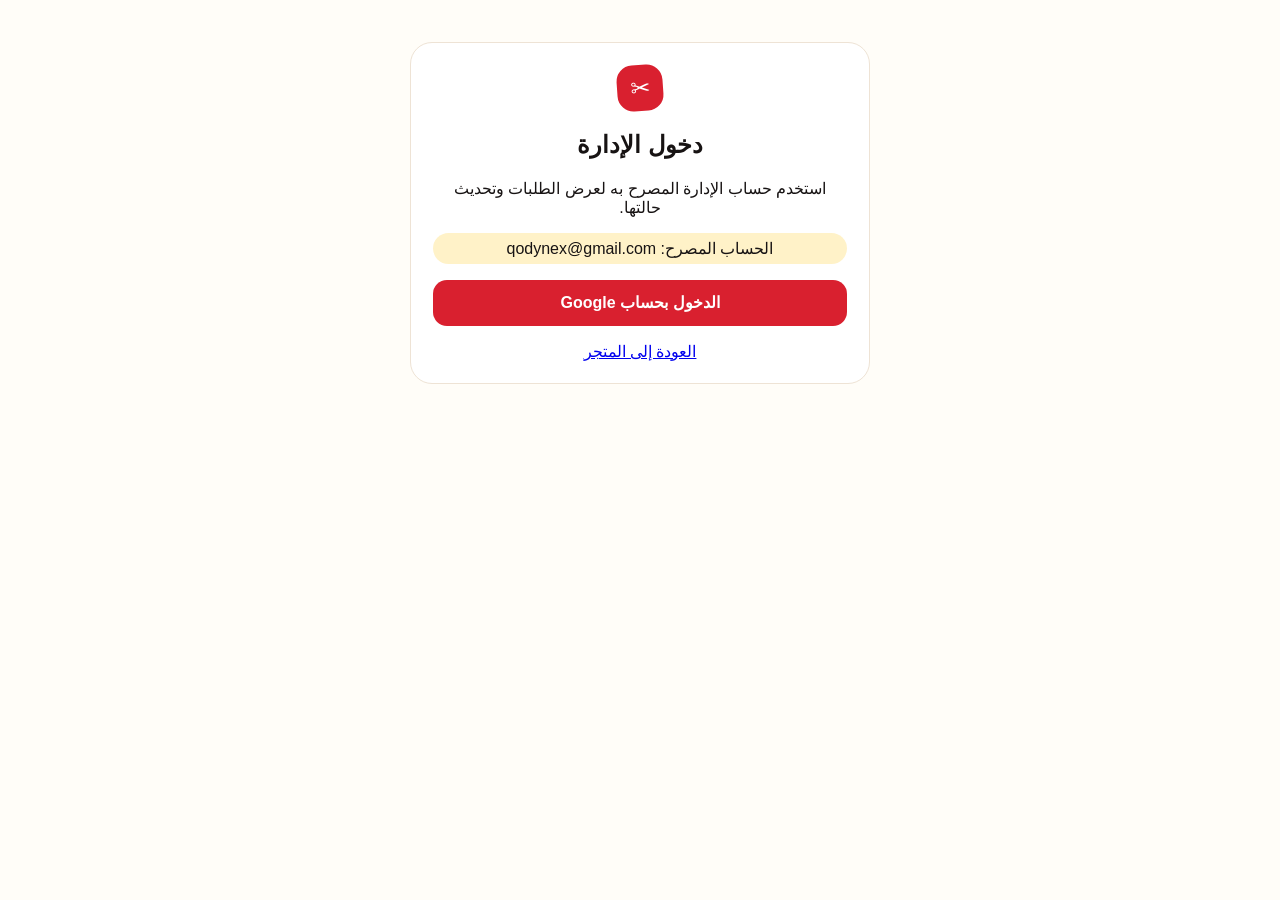
<file: admin/index.html>
<!doctype html><html lang="ar" dir="rtl"><head><meta charset="UTF-8"><meta name="viewport" content="width=device-width,initial-scale=1"><title>لوحة كرسبي كات</title>  <script type="module" crossorigin src="../assets/firebase-service-CNL79e_r.js"></script>
  <script type="module" crossorigin src="../assets/store-service-Bcq0w9nU.js"></script>
  <script type="module" crossorigin src="../assets/admin-BIpa8yxZ.js"></script>
  <link rel="stylesheet" crossorigin href="../assets/main-Da9ny7Su.css">
</head><body class="admin-shell"><main class="admin-main" id="dashboard"></main></body></html>
</file>
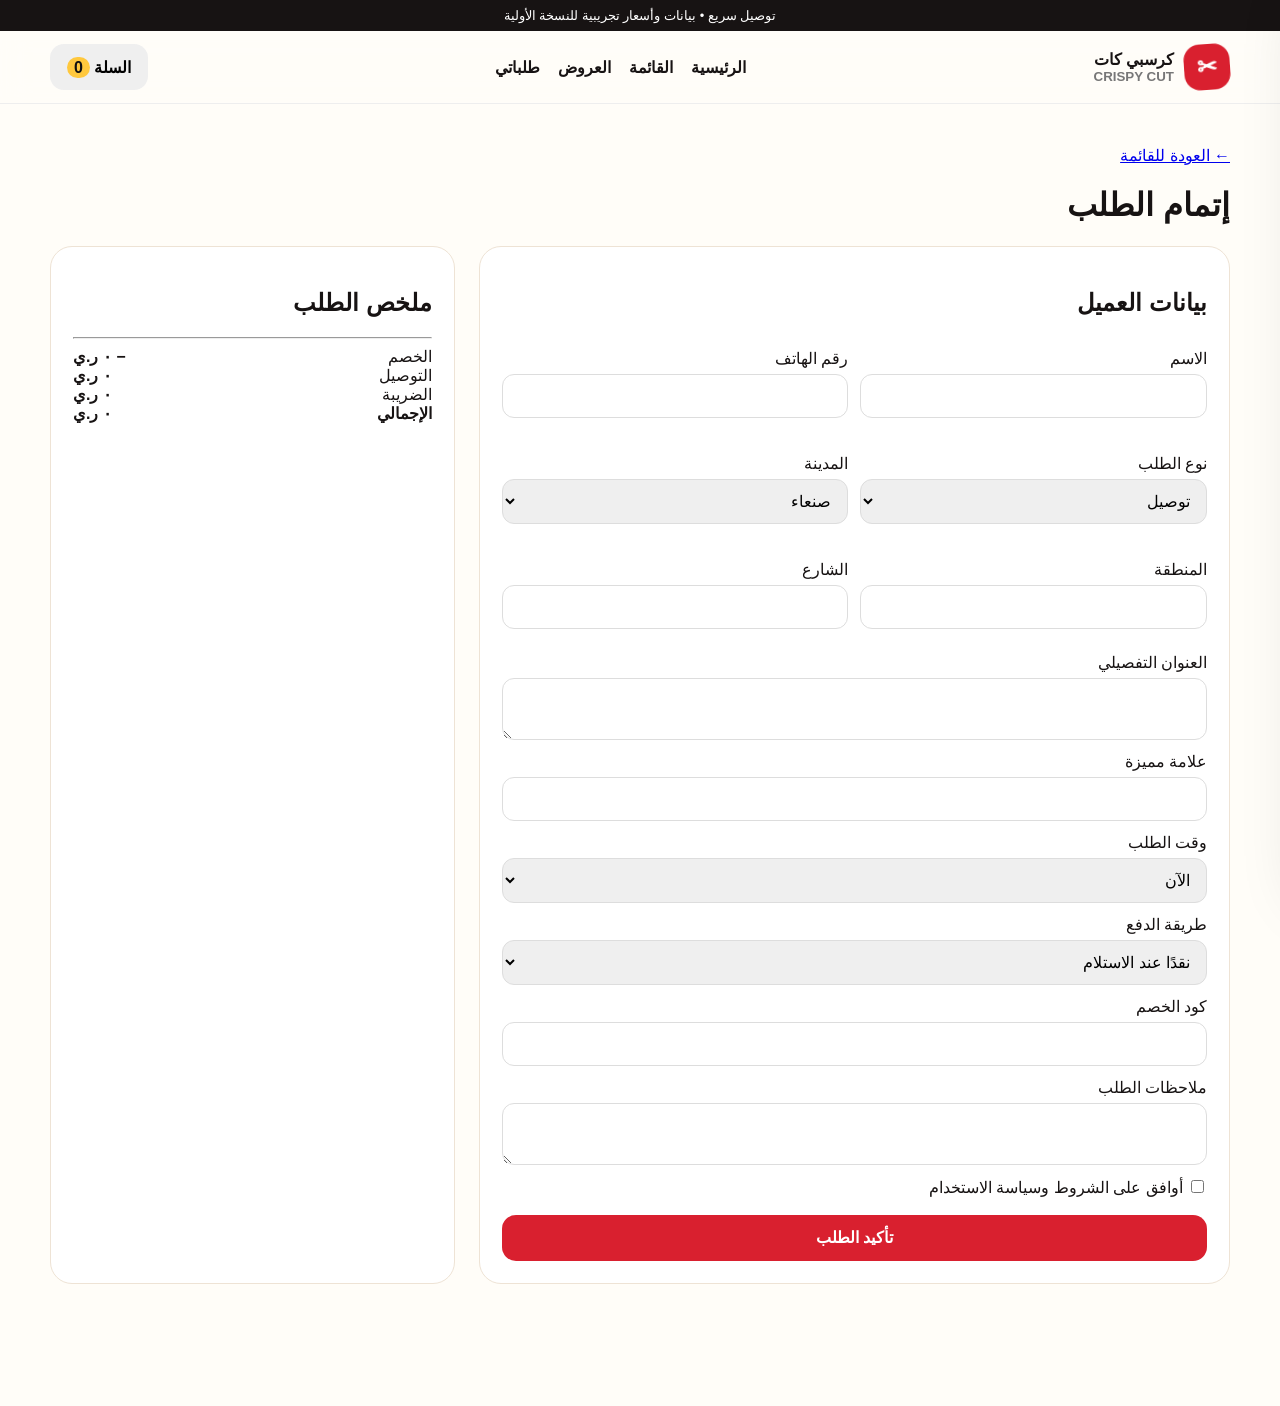
<file: checkout.html>
<!doctype html><html lang="ar" dir="rtl"><head><meta charset="UTF-8"><meta name="viewport" content="width=device-width,initial-scale=1"><title>إتمام الطلب</title>  <script type="module" crossorigin src="./assets/firebase-service-CNL79e_r.js"></script>
  <script type="module" crossorigin src="./assets/store-service-Bcq0w9nU.js"></script>
  <script type="module" crossorigin src="./assets/app-BZ0O3PGD.js"></script>
  <link rel="stylesheet" crossorigin href="./assets/main-Da9ny7Su.css">
</head><body><main class="container section"><a href="menu.html">← العودة للقائمة</a><h1>إتمام الطلب</h1><div class="checkout-layout"><form id="checkoutForm" class="panel"><h2>بيانات العميل</h2><div class="form-grid"><label class="field">الاسم<input name="name" required autocomplete="name"></label><label class="field">رقم الهاتف<input name="phone" required inputmode="tel" autocomplete="tel"></label><label class="field">نوع الطلب<select name="fulfillment"><option>توصيل</option><option>استلام من الفرع</option></select></label><label class="field">المدينة<select name="city"><option>صنعاء</option><option>مدينة أخرى</option></select></label><label class="field">المنطقة<input name="area" required></label><label class="field">الشارع<input name="street" required></label></div><label class="field">العنوان التفصيلي<textarea name="address" required></textarea></label><label class="field">علامة مميزة<input name="landmark"></label><label class="field">وقت الطلب<select name="time"><option>الآن</option><option>لاحقًا</option></select></label><label class="field">طريقة الدفع<select name="payment"><option>نقدًا عند الاستلام</option><option disabled>دفع إلكتروني — قريبًا</option></select></label><label class="field">كود الخصم<input id="coupon" name="coupon"></label><label class="field">ملاحظات الطلب<textarea name="notes"></textarea></label><label><input type="checkbox" name="terms" required> أوافق على الشروط وسياسة الاستخدام</label><button class="btn btn-primary" style="width:100%;margin-top:18px">تأكيد الطلب</button></form><aside class="panel" id="checkoutSummary"></aside></div></main></body></html>
</file>
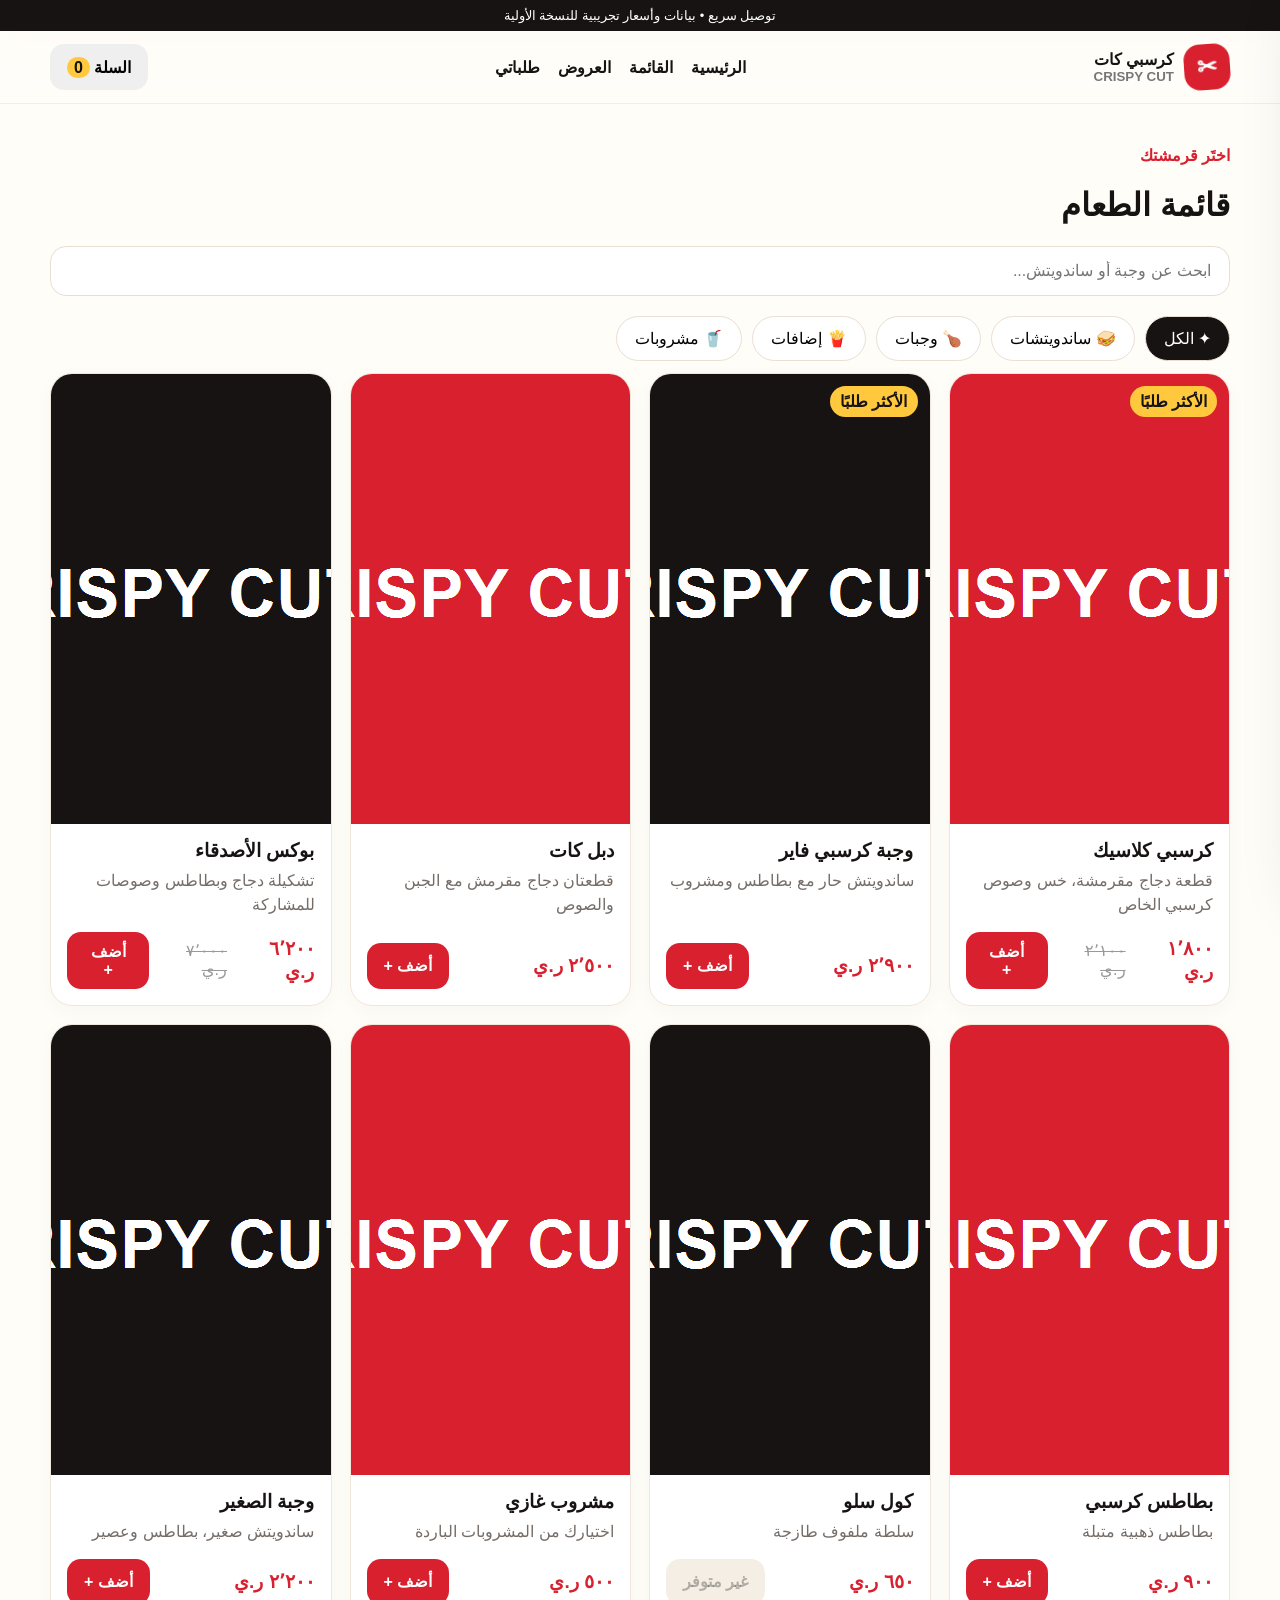
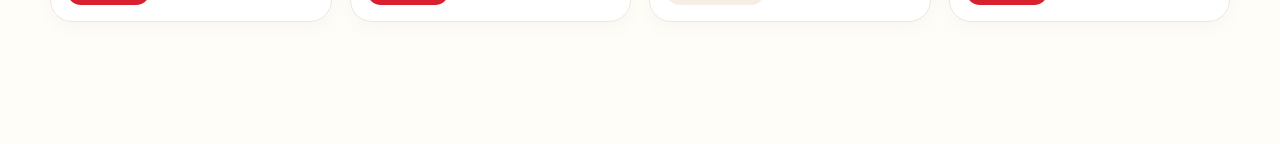
<file: menu.html>
<!doctype html><html lang="ar" dir="rtl"><head><meta charset="UTF-8"><meta name="viewport" content="width=device-width,initial-scale=1,viewport-fit=cover"><title>قائمة كرسبي كات</title>  <script type="module" crossorigin src="./assets/firebase-service-CNL79e_r.js"></script>
  <script type="module" crossorigin src="./assets/store-service-Bcq0w9nU.js"></script>
  <script type="module" crossorigin src="./assets/app-BZ0O3PGD.js"></script>
  <link rel="stylesheet" crossorigin href="./assets/main-Da9ny7Su.css">
</head><body><main class="container section"><span class="eyebrow">اختَر قرمشتك</span><h1>قائمة الطعام</h1><input id="search" class="search" type="search" placeholder="ابحث عن وجبة أو ساندويتش..." aria-label="بحث"><div id="categories" class="categories"></div><div id="products" class="grid"></div></main></body></html>
</file>
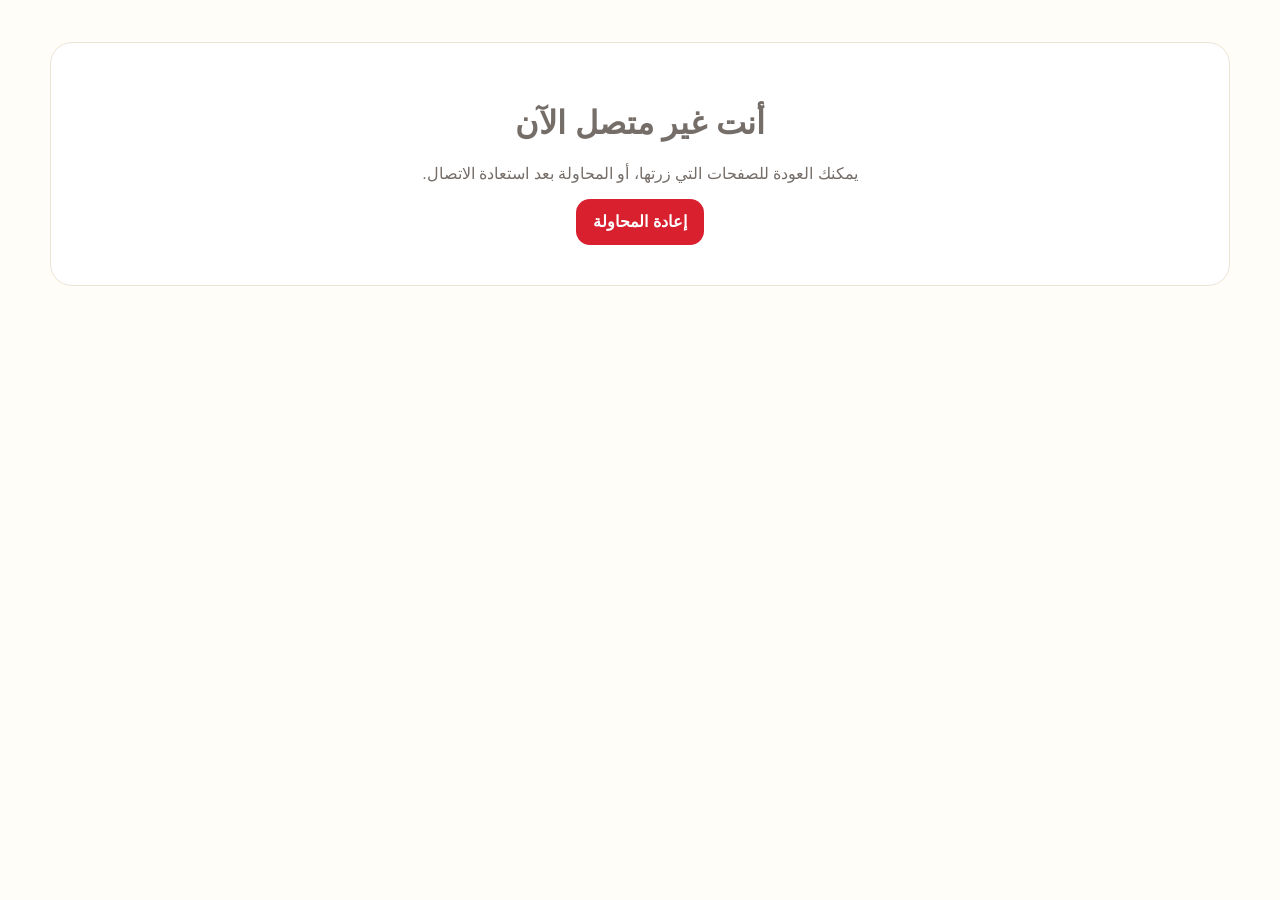
<file: offline.html>
<!doctype html><html lang="ar" dir="rtl"><head><meta charset="UTF-8"><meta name="viewport" content="width=device-width"><title>غير متصل</title>  <link rel="stylesheet" crossorigin href="./assets/main-Da9ny7Su.css">
</head><body><main class="container section"><div class="panel empty"><h1>أنت غير متصل الآن</h1><p>يمكنك العودة للصفحات التي زرتها، أو المحاولة بعد استعادة الاتصال.</p><button class="btn btn-primary" onclick="location.reload()">إعادة المحاولة</button></div></main></body></html>
</file>
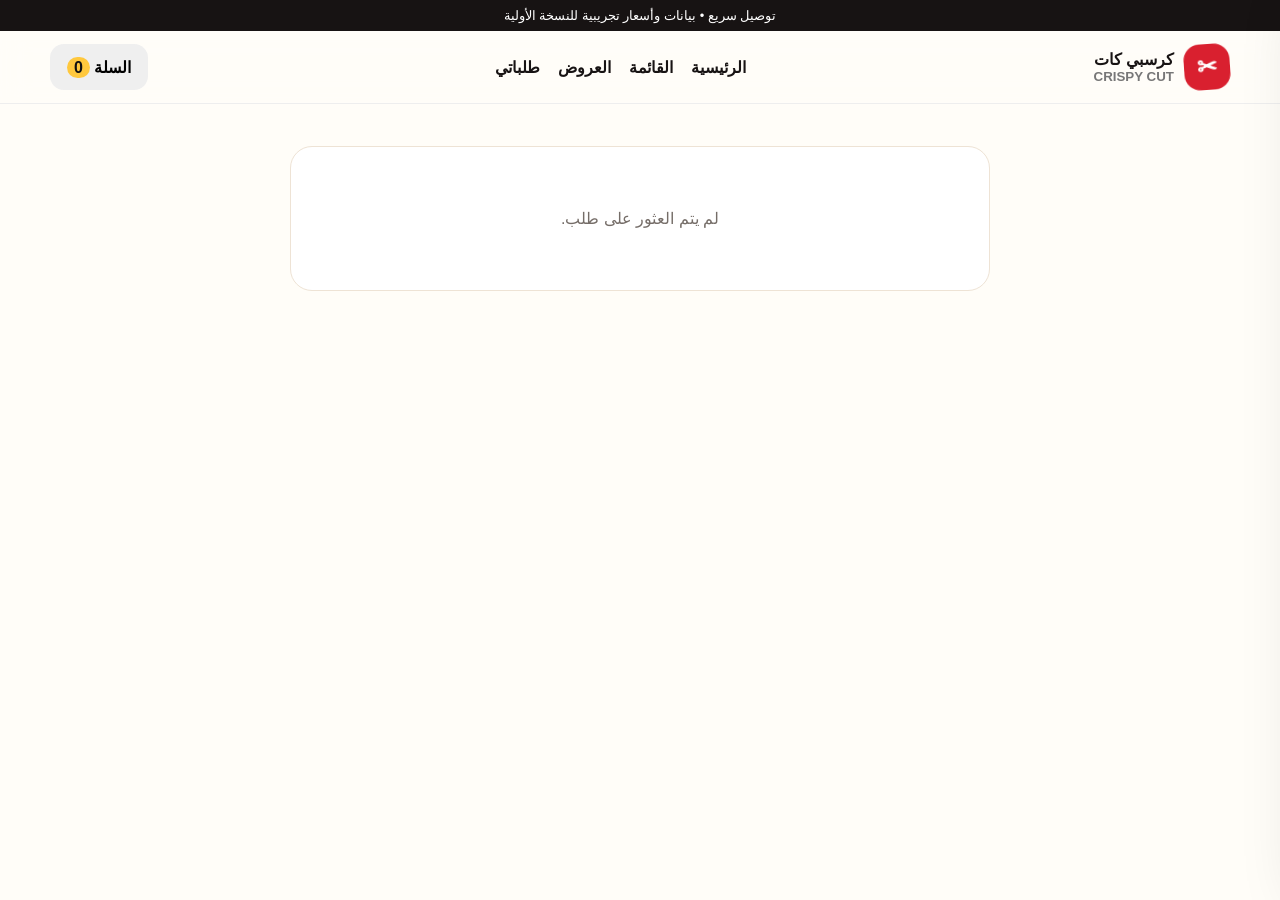
<file: order-success.html>
<!doctype html><html lang="ar" dir="rtl"><head><meta charset="UTF-8"><meta name="viewport" content="width=device-width,initial-scale=1"><title>تم استلام الطلب</title>  <script type="module" crossorigin src="./assets/firebase-service-CNL79e_r.js"></script>
  <script type="module" crossorigin src="./assets/store-service-Bcq0w9nU.js"></script>
  <script type="module" crossorigin src="./assets/app-BZ0O3PGD.js"></script>
  <link rel="stylesheet" crossorigin href="./assets/main-Da9ny7Su.css">
</head><body><main class="container section"><section id="success" class="panel" style="max-width:700px;margin:auto;text-align:center"></section></main></body></html>
</file>
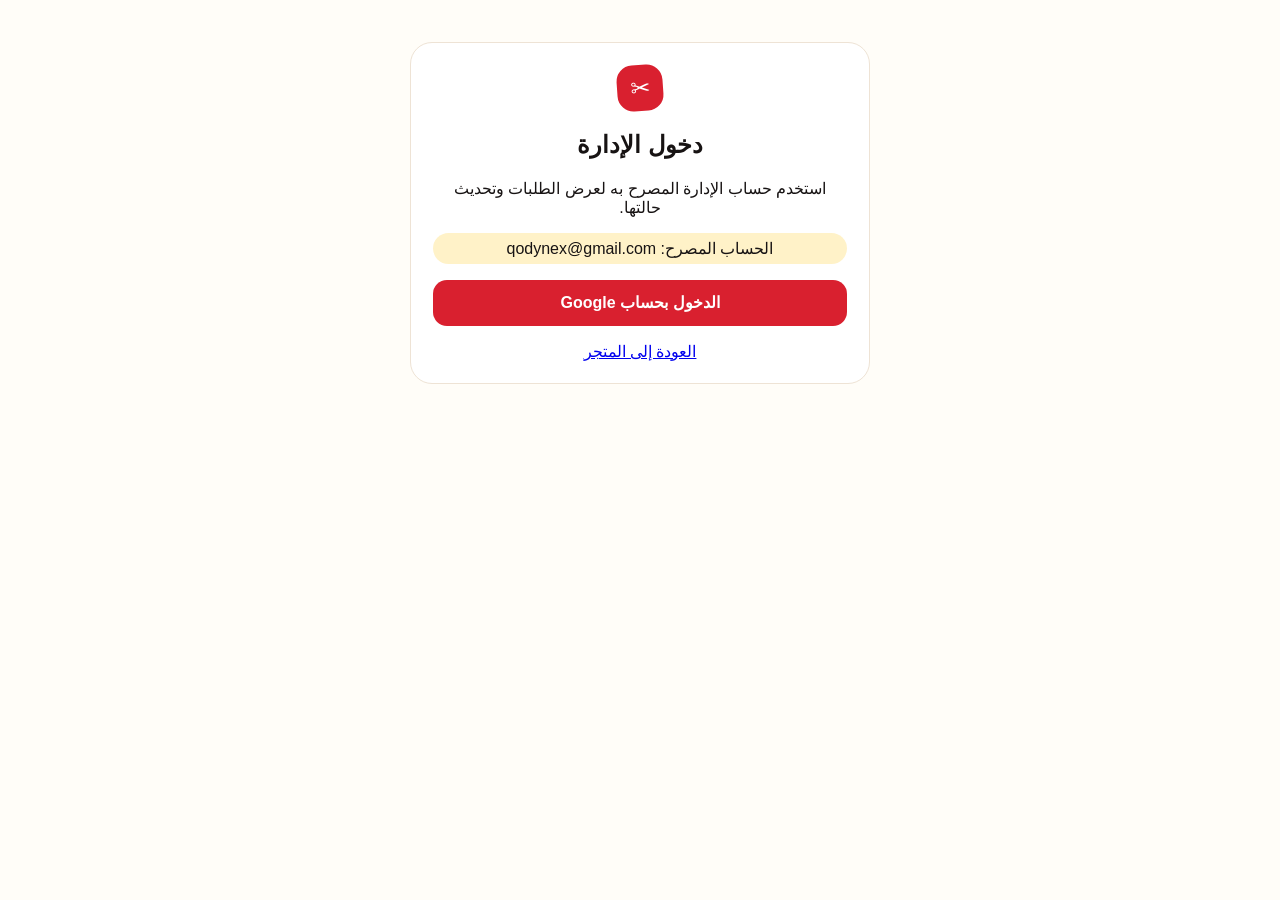
<file: admin/branches.html>
<!doctype html><html lang="ar" dir="rtl"><head><meta charset="UTF-8"><meta name="viewport" content="width=device-width,initial-scale=1"><title>الفروع</title>  <script type="module" crossorigin src="../assets/firebase-service-CNL79e_r.js"></script>
  <script type="module" crossorigin src="../assets/store-service-Bcq0w9nU.js"></script>
  <script type="module" crossorigin src="../assets/admin-BIpa8yxZ.js"></script>
  <link rel="stylesheet" crossorigin href="../assets/main-Da9ny7Su.css">
</head><body class="admin-shell"><main class="admin-main"><h1>الفروع</h1><div class="panel">الفرع الرئيسي — بيانات تجريبية<br><br><button class="btn btn-primary">إضافة فرع</button></div></main></body></html>
</file>
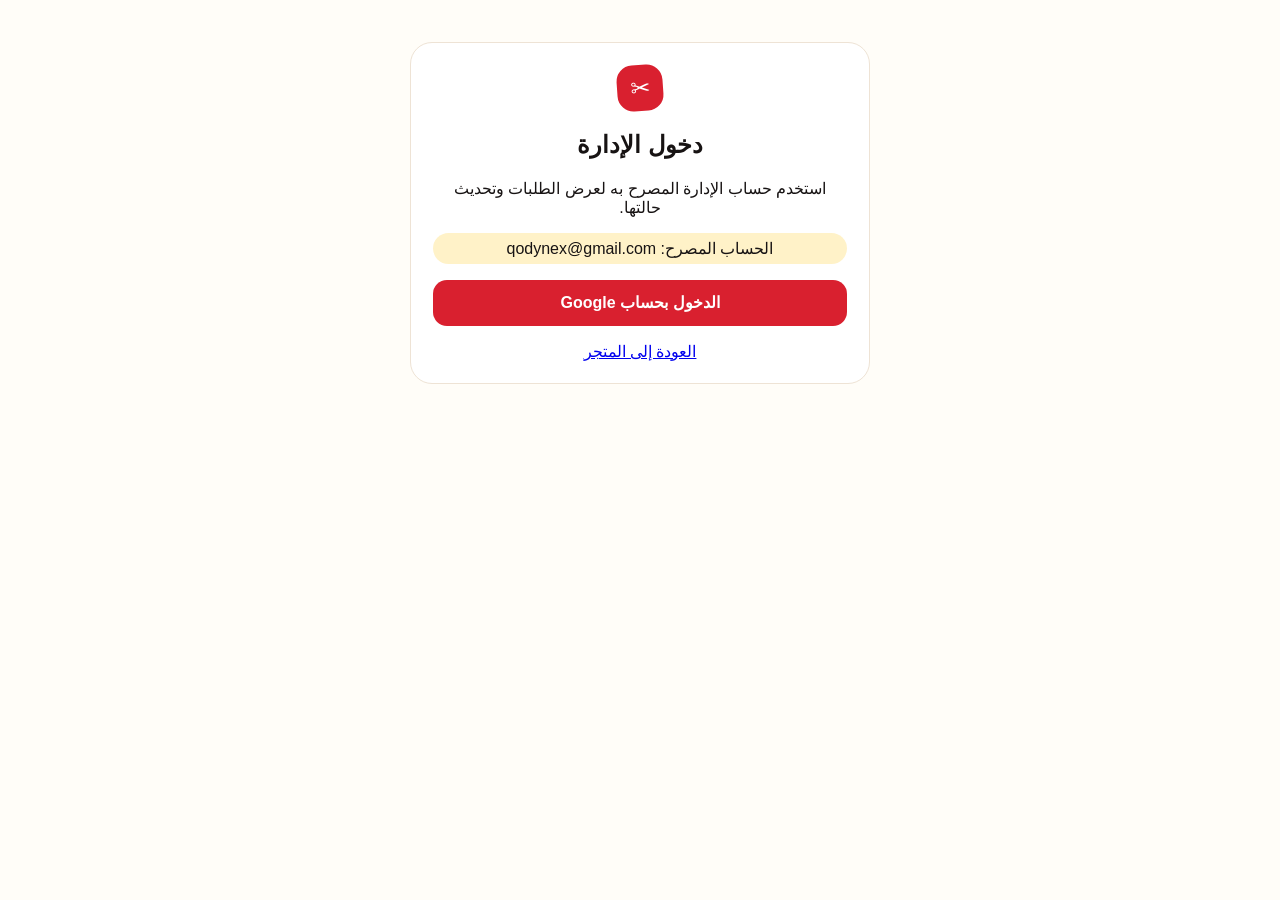
<file: admin/categories.html>
<!doctype html><html lang="ar" dir="rtl"><head><meta charset="UTF-8"><meta name="viewport" content="width=device-width,initial-scale=1"><title>الأقسام</title>  <script type="module" crossorigin src="../assets/firebase-service-CNL79e_r.js"></script>
  <script type="module" crossorigin src="../assets/store-service-Bcq0w9nU.js"></script>
  <script type="module" crossorigin src="../assets/admin-BIpa8yxZ.js"></script>
  <link rel="stylesheet" crossorigin href="../assets/main-Da9ny7Su.css">
</head><body class="admin-shell"><main class="admin-main"><h1>الأقسام</h1><div class="panel">ساندويتشات • وجبات • إضافات • مشروبات<br><br><button class="btn btn-primary">إضافة قسم</button><p>إدارة محلية تجريبية.</p></div></main></body></html>
</file>
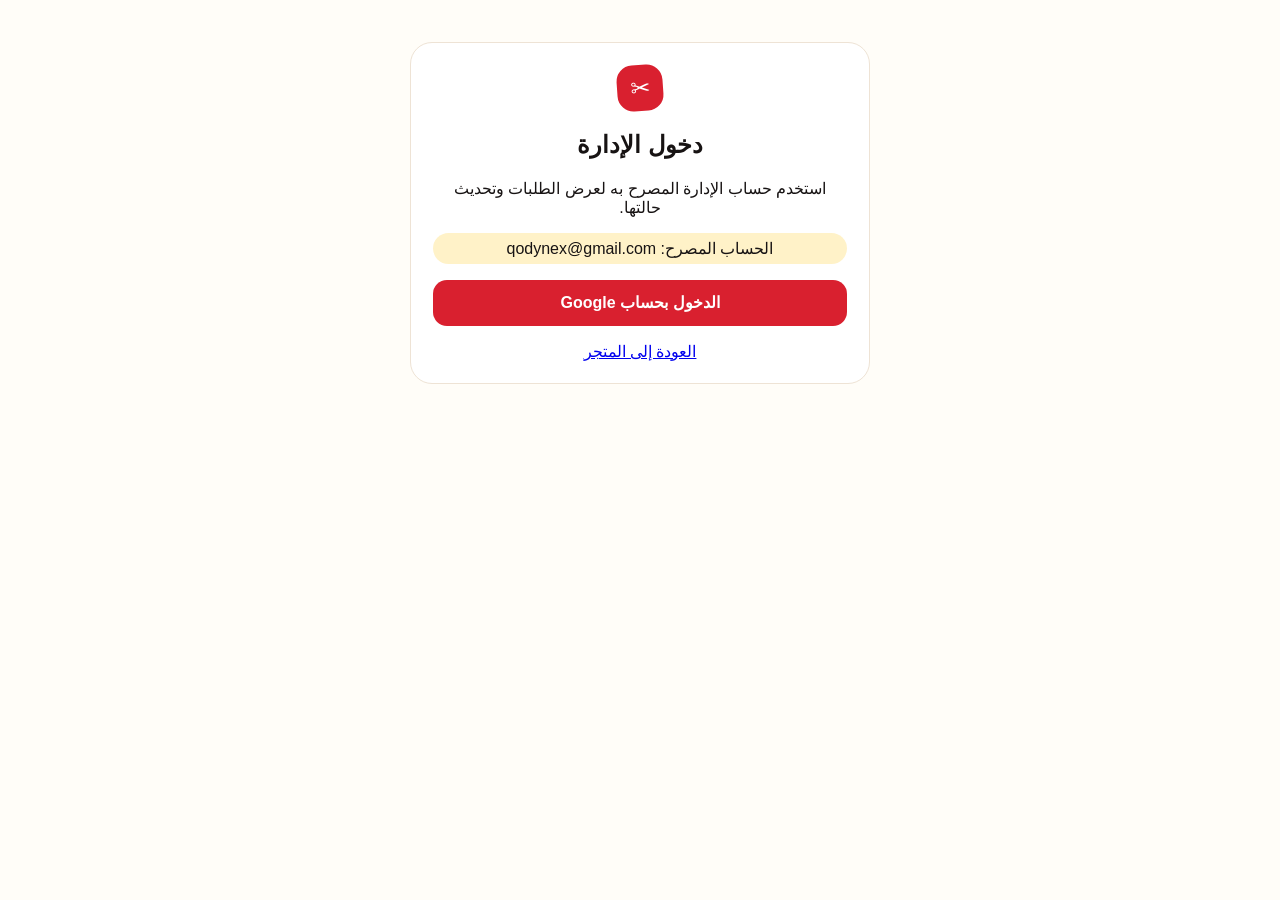
<file: admin/login.html>
<!doctype html><html lang="ar" dir="rtl"><head><meta charset="UTF-8"><meta name="viewport" content="width=device-width,initial-scale=1"><title>دخول إدارة كرسبي كات</title>  <script type="module" crossorigin src="../assets/adminLogin-D2ghGa-B.js"></script>
  <link rel="modulepreload" crossorigin href="../assets/firebase-service-CNL79e_r.js">
  <link rel="stylesheet" crossorigin href="../assets/main-Da9ny7Su.css">
</head><body><main class="container section"><section class="panel" style="max-width:460px;margin:auto;text-align:center"><div class="logo-mark" style="margin:auto">✂</div><h1>دخول الإدارة</h1><p>استخدم حساب الإدارة المصرح به لعرض الطلبات وتحديث حالتها.</p><p class="status">الحساب المصرح: qodynex@gmail.com</p><button class="btn btn-primary" id="googleLogin" style="width:100%">الدخول بحساب Google</button><p id="loginError" role="alert"></p><a href="../index.html">العودة إلى المتجر</a></section></main></body></html>
</file>
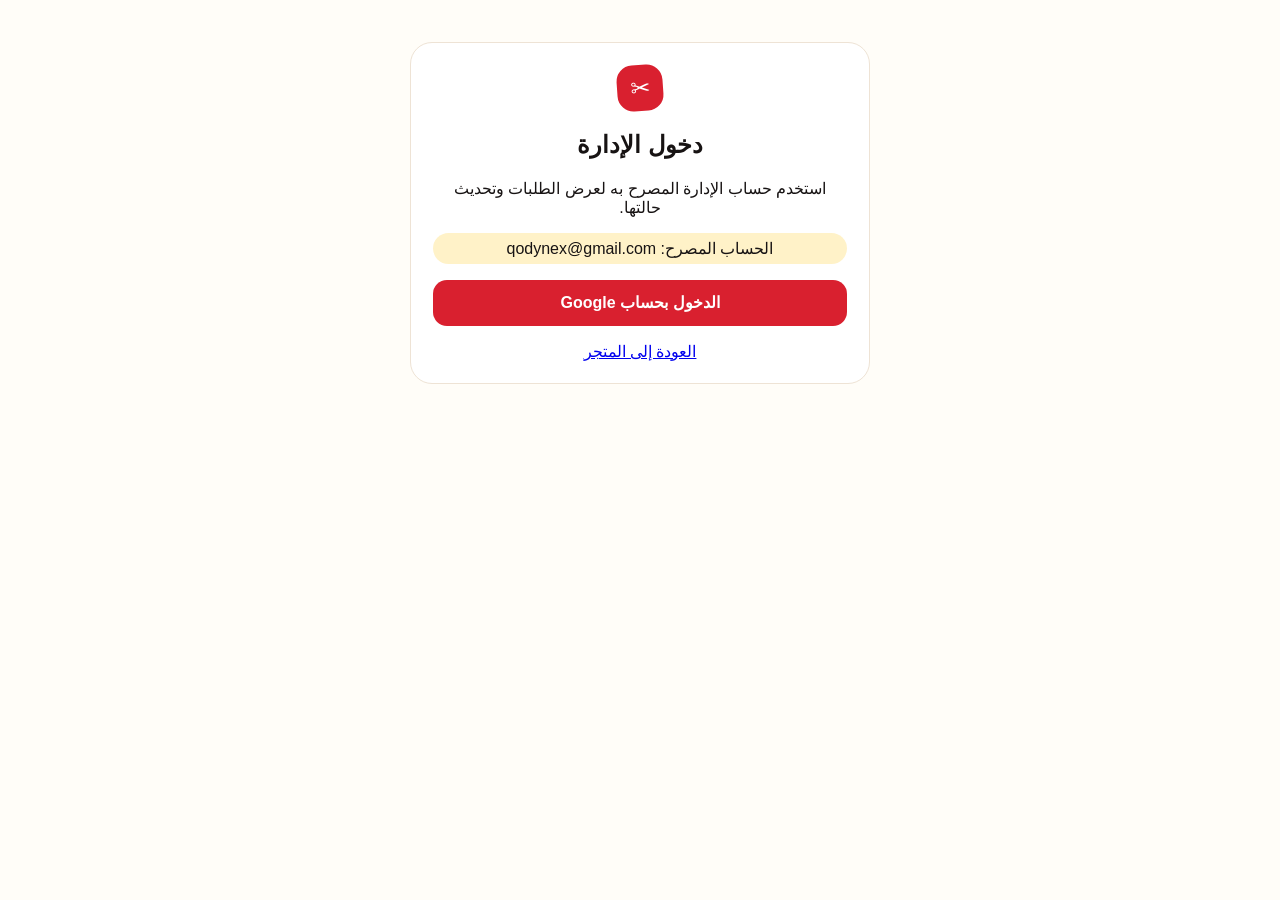
<file: admin/offers.html>
<!doctype html><html lang="ar" dir="rtl"><head><meta charset="UTF-8"><meta name="viewport" content="width=device-width,initial-scale=1"><title>العروض</title>  <script type="module" crossorigin src="../assets/firebase-service-CNL79e_r.js"></script>
  <script type="module" crossorigin src="../assets/store-service-Bcq0w9nU.js"></script>
  <script type="module" crossorigin src="../assets/admin-BIpa8yxZ.js"></script>
  <link rel="stylesheet" crossorigin href="../assets/main-Da9ny7Su.css">
</head><body class="admin-shell"><main class="admin-main"><h1>العروض</h1><div class="panel"><h2>عرض بوكس الأصدقاء</h2><p>خصم تجريبي • نشط</p><button class="btn btn-primary">إضافة عرض</button></div></main></body></html>
</file>
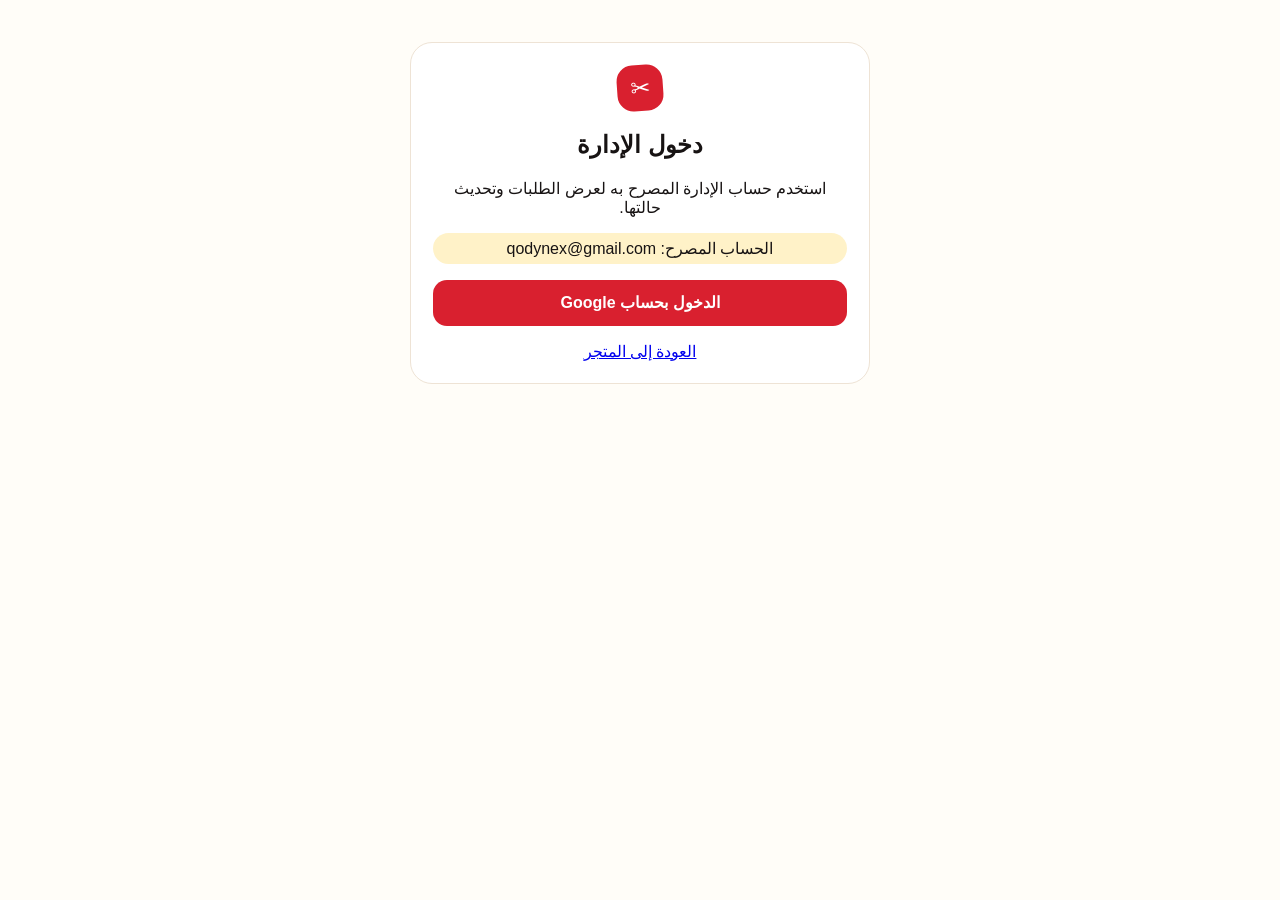
<file: admin/orders.html>
<!doctype html><html lang="ar" dir="rtl"><head><meta charset="UTF-8"><meta name="viewport" content="width=device-width,initial-scale=1"><title>إدارة الطلبات</title>  <script type="module" crossorigin src="../assets/firebase-service-CNL79e_r.js"></script>
  <script type="module" crossorigin src="../assets/store-service-Bcq0w9nU.js"></script>
  <script type="module" crossorigin src="../assets/admin-BIpa8yxZ.js"></script>
  <link rel="stylesheet" crossorigin href="../assets/main-Da9ny7Su.css">
</head><body class="admin-shell"><main class="admin-main" id="adminOrders"></main></body></html>
</file>
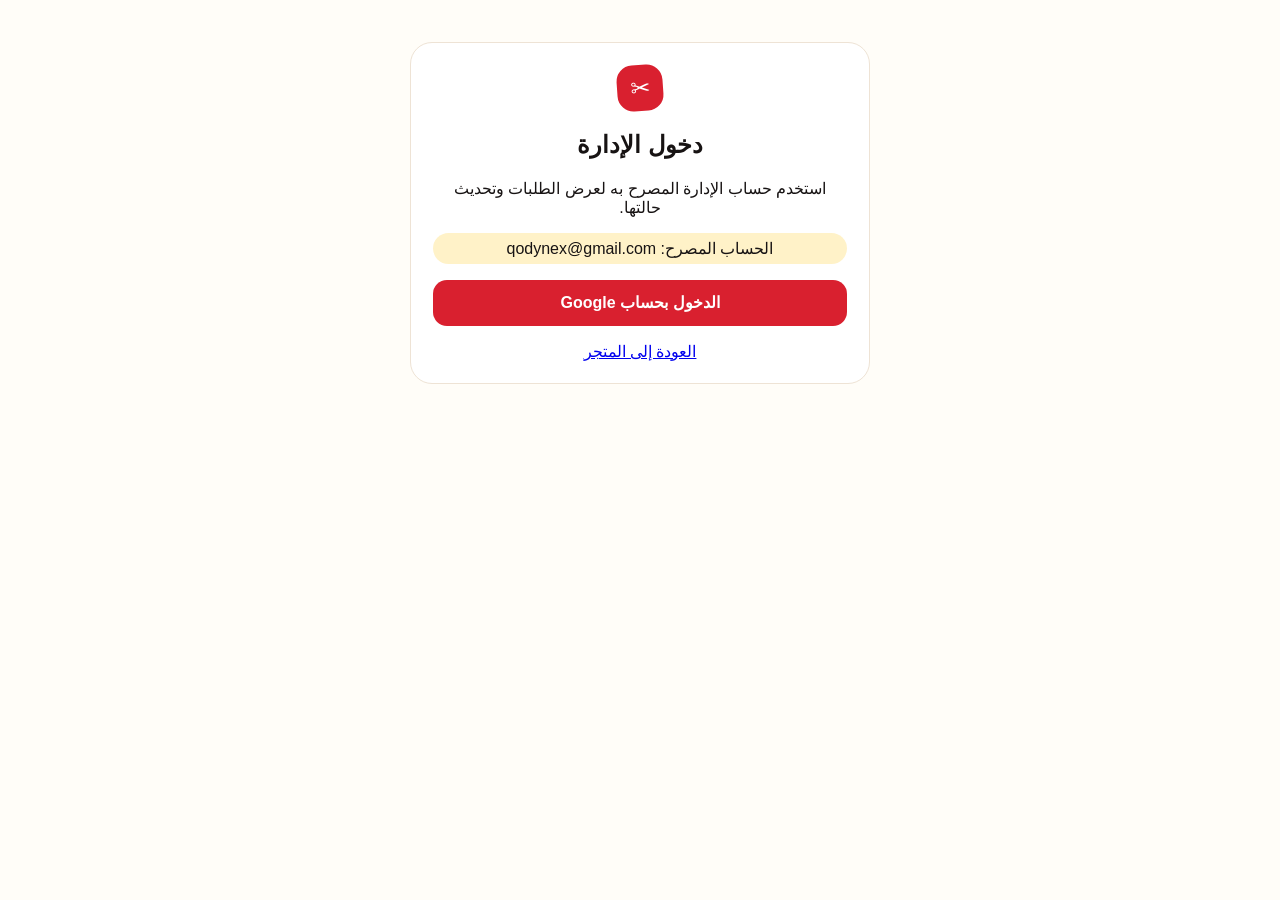
<file: admin/products.html>
<!doctype html><html lang="ar" dir="rtl"><head><meta charset="UTF-8"><meta name="viewport" content="width=device-width,initial-scale=1"><title>إدارة المنتجات</title>  <script type="module" crossorigin src="../assets/firebase-service-CNL79e_r.js"></script>
  <script type="module" crossorigin src="../assets/store-service-Bcq0w9nU.js"></script>
  <script type="module" crossorigin src="../assets/admin-BIpa8yxZ.js"></script>
  <link rel="stylesheet" crossorigin href="../assets/main-Da9ny7Su.css">
</head><body class="admin-shell"><main class="admin-main" id="adminProducts"></main></body></html>
</file>
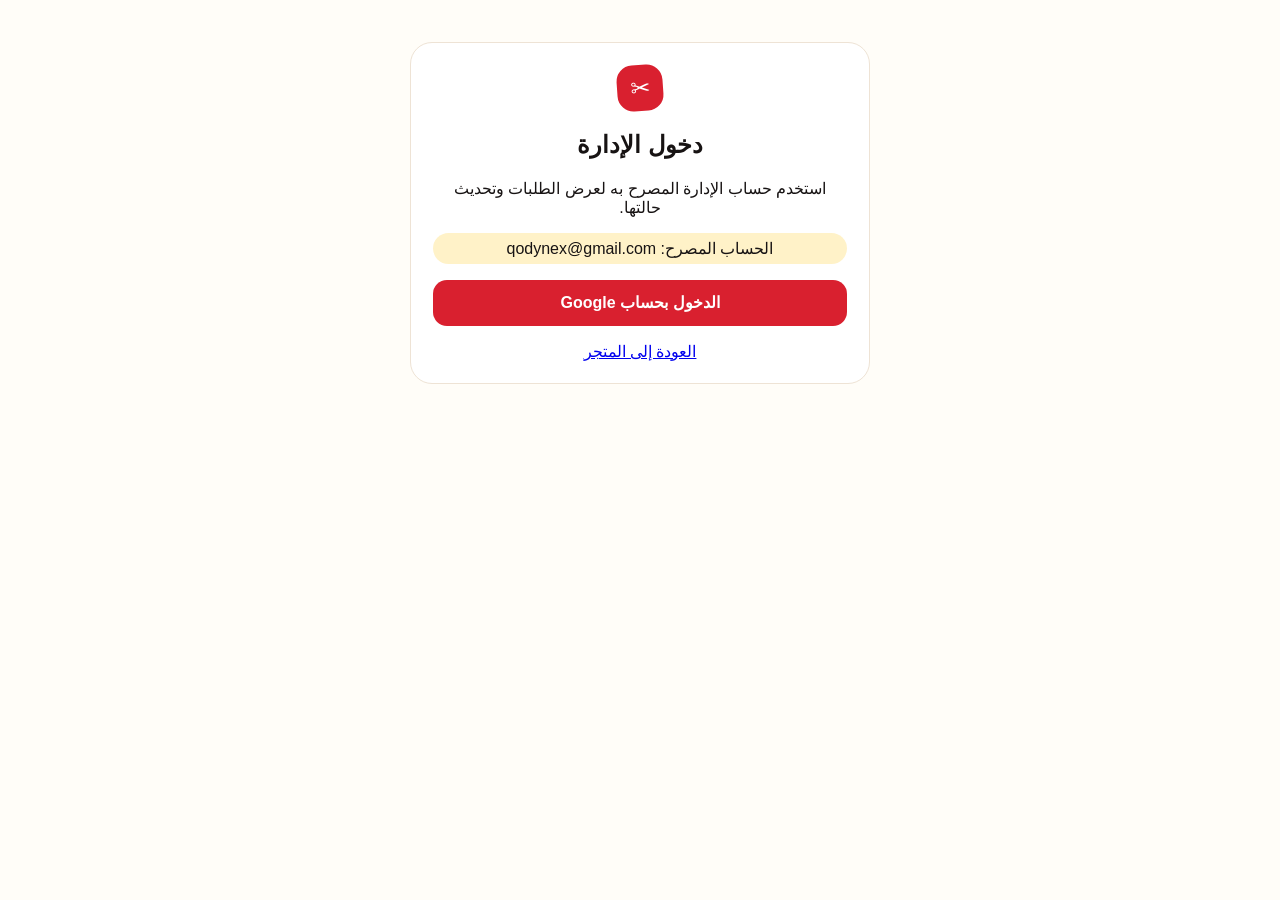
<file: admin/settings.html>
<!doctype html><html lang="ar" dir="rtl"><head><meta charset="UTF-8"><meta name="viewport" content="width=device-width,initial-scale=1"><title>الإعدادات</title>  <script type="module" crossorigin src="../assets/firebase-service-CNL79e_r.js"></script>
  <script type="module" crossorigin src="../assets/store-service-Bcq0w9nU.js"></script>
  <script type="module" crossorigin src="../assets/admin-BIpa8yxZ.js"></script>
  <link rel="stylesheet" crossorigin href="../assets/main-Da9ny7Su.css">
</head><body class="admin-shell"><main class="admin-main"><h1>الإعدادات</h1><div class="panel form-grid"><label class="field">اسم المطعم<input value="كرسبي كات"></label><label class="field">العملة<input value="ر.ي"></label><label class="field">الضريبة<input value="5%"></label><label class="field">رسوم التوصيل<input value="500"></label><label class="field">الدومين<input value="crispy-c.com"></label><label class="field">Instagram<input value="crispy.cutsss"></label></div></main></body></html>
</file>
<file: assets/main-Da9ny7Su.css>
:root{--red:#d9202f;--red-dark:#a70f1c;--ink:#171313;--cream:#fff8ec;--yellow:#ffc83d;--white:#fff;--muted:#756d68;--radius:22px;--shadow:0 14px 34px #57101518;font-family:Segoe UI,Tahoma,Arial,sans-serif}*{box-sizing:border-box}html{scroll-behavior:smooth}body{margin:0;background:#fffdf8;color:var(--ink);direction:rtl;padding-bottom:80px}button,input,select,textarea{font:inherit}button,a{touch-action:manipulation}.container{width:min(1180px,calc(100% - 28px));margin:auto}.topbar{background:var(--ink);color:#fff;text-align:center;padding:8px;font-size:13px}.header{position:sticky;top:0;z-index:20;background:#fffdf8dd;-webkit-backdrop-filter:blur(14px);backdrop-filter:blur(14px);border-bottom:1px solid #eee}.header-inner{height:72px;display:flex;align-items:center;gap:18px}.logo{display:flex;align-items:center;gap:10px;text-decoration:none;color:var(--ink);font-weight:900}.logo-mark{width:46px;height:46px;border-radius:16px;background:var(--red);color:#fff;display:grid;place-items:center;font-size:24px;transform:rotate(-4deg)}.desktop-nav{display:flex;gap:18px;margin-inline:auto}.desktop-nav a{color:inherit;text-decoration:none;font-weight:700}.icon-btn,.btn{border:0;border-radius:14px;min-height:46px;padding:10px 17px;cursor:pointer;font-weight:800}.btn-primary{background:var(--red);color:#fff}.btn-dark{background:var(--ink);color:#fff}.btn-light{background:#f4eee5}.cart-count{background:var(--yellow);color:#111;border-radius:99px;padding:2px 7px}.hero{margin-top:26px;background:linear-gradient(120deg,var(--red-dark),var(--red) 60%,#ee5b36);border-radius:32px;color:#fff;min-height:370px;padding:48px;position:relative;overflow:hidden;display:grid;align-items:center}.hero:after{content:"CRISPY";position:absolute;left:-20px;bottom:-35px;font-size:130px;font-weight:1000;color:#ffffff0e;direction:ltr}.hero h1{font-size:clamp(42px,7vw,78px);line-height:.95;margin:0 0 18px;max-width:650px}.hero p{max-width:570px;font-size:18px;line-height:1.8}.hero-actions{display:flex;gap:10px}.section{padding:42px 0}.section-head{display:flex;justify-content:space-between;align-items:end;margin-bottom:20px}.section-head h2{font-size:32px;margin:0}.eyebrow{color:var(--red);font-weight:900}.categories{display:flex;gap:10px;overflow:auto;padding:4px 0 12px}.chip{border:1px solid #eadfd2;background:#fff;border-radius:99px;padding:12px 18px;white-space:nowrap;cursor:pointer}.chip.active{background:var(--ink);color:#fff}.search{width:100%;border:1px solid #e8ded2;background:#fff;border-radius:16px;padding:15px 18px;margin-bottom:16px}.grid{display:grid;grid-template-columns:repeat(4,1fr);gap:18px}.product{background:#fff;border:1px solid #f0e7dc;border-radius:var(--radius);overflow:hidden;box-shadow:0 5px 20px #3f1b0a08;display:flex;flex-direction:column}.product img{width:100%;aspect-ratio:4/3;object-fit:cover;background:#f2e7dc}.product-body{padding:16px;display:flex;flex:1;flex-direction:column}.product h3{margin:0 0 7px}.product p{color:var(--muted);line-height:1.5;margin:0 0 15px}.price-row{display:flex;align-items:center;gap:8px;margin-top:auto}.price{font-weight:900;color:var(--red);font-size:19px}.old{text-decoration:line-through;color:#999}.product .btn{margin-inline-start:auto}.badge{position:absolute;margin:12px;background:var(--yellow);padding:6px 10px;border-radius:99px;font-weight:800}.dialog{border:0;border-radius:26px;padding:0;width:min(680px,calc(100% - 24px));max-height:90vh;box-shadow:0 30px 90px #0005}.dialog::backdrop{background:#170b0a99}.dialog-content{padding:24px}.dialog img{width:100%;height:250px;object-fit:cover;border-radius:18px}.dialog-head{display:flex;justify-content:space-between}.choices{display:flex;flex-wrap:wrap;gap:9px}.choice{border:1px solid #ddd;border-radius:12px;padding:10px;background:#fff}.choice:has(input:checked){border-color:var(--red);background:#fff1f1}.qty{display:flex;align-items:center;gap:12px}.field{display:grid;gap:6px;margin:12px 0}.field input,.field select,.field textarea{border:1px solid #ddd;border-radius:12px;padding:12px}.cart-drawer{position:fixed;inset:0 0 0 auto;width:min(430px,100%);z-index:40;background:#fff;box-shadow:-20px 0 60px #0002;padding:22px;transform:translate(110%);transition:.25s;overflow:auto}.cart-drawer.open{transform:none}.cart-item{display:grid;grid-template-columns:1fr auto;gap:8px;border-bottom:1px solid #eee;padding:14px 0}.totals{background:var(--cream);border-radius:18px;padding:16px;display:grid;gap:8px}.total-line{display:flex;justify-content:space-between}.checkout-layout{display:grid;grid-template-columns:1.3fr .7fr;gap:24px}.panel{background:#fff;border:1px solid #eee3d5;border-radius:22px;padding:22px}.form-grid{display:grid;grid-template-columns:1fr 1fr;gap:12px}.order-card{border:1px solid #eadfd2;border-radius:18px;padding:18px;margin:12px 0}.status{background:#fff2c8;padding:6px 10px;border-radius:99px}.timeline{display:flex;gap:5px;margin:18px 0}.timeline span{height:7px;flex:1;background:#ddd;border-radius:9px}.timeline span.done{background:var(--red)}.bottom-nav{display:none}.admin-shell{display:grid;grid-template-columns:230px 1fr;min-height:100vh}.admin-side{background:var(--ink);color:#fff;padding:24px}.admin-side a{display:block;color:#fff;text-decoration:none;padding:12px;border-radius:10px}.admin-side a:hover{background:#ffffff18}.admin-main{padding:28px}.stats{display:grid;grid-template-columns:repeat(4,1fr);gap:12px}.stat{background:#fff;border:1px solid #eee;border-radius:18px;padding:18px}.stat strong{font-size:28px;display:block}.table-wrap{overflow:auto}table{width:100%;border-collapse:collapse;background:#fff}th,td{padding:13px;border-bottom:1px solid #eee;text-align:right}.empty{text-align:center;padding:40px;color:var(--muted)}:focus-visible{outline:3px solid var(--yellow);outline-offset:2px}@media(max-width:900px){.grid{grid-template-columns:repeat(2,1fr)}.checkout-layout{grid-template-columns:1fr}.desktop-nav{display:none}.stats{grid-template-columns:repeat(2,1fr)}}@media(max-width:600px){body{padding-bottom:92px}.container{width:min(100% - 20px,1180px)}.header-inner{height:62px}.hero{padding:28px 22px;min-height:330px;border-radius:22px}.hero h1{font-size:45px}.hero p{font-size:15px}.grid{gap:10px}.product-body{padding:12px}.product p{font-size:13px}.product .btn{padding:8px 11px;min-height:42px}.bottom-nav{display:grid;grid-template-columns:repeat(5,1fr);position:fixed;bottom:0;inset-inline:0;background:#fff;border-top:1px solid #eee;z-index:30;padding:8px 4px calc(8px + env(safe-area-inset-bottom))}.bottom-nav a{font-size:11px;text-align:center;text-decoration:none;color:#514b47}.bottom-nav b{display:block;font-size:20px}.form-grid{grid-template-columns:1fr}.admin-shell{display:block}.admin-side{display:flex;overflow:auto;padding:10px}.admin-side h2{display:none}.admin-side a{white-space:nowrap}.admin-main{padding:16px}}@media(prefers-reduced-motion:reduce){*{scroll-behavior:auto!important;transition:none!important}}
</file>
